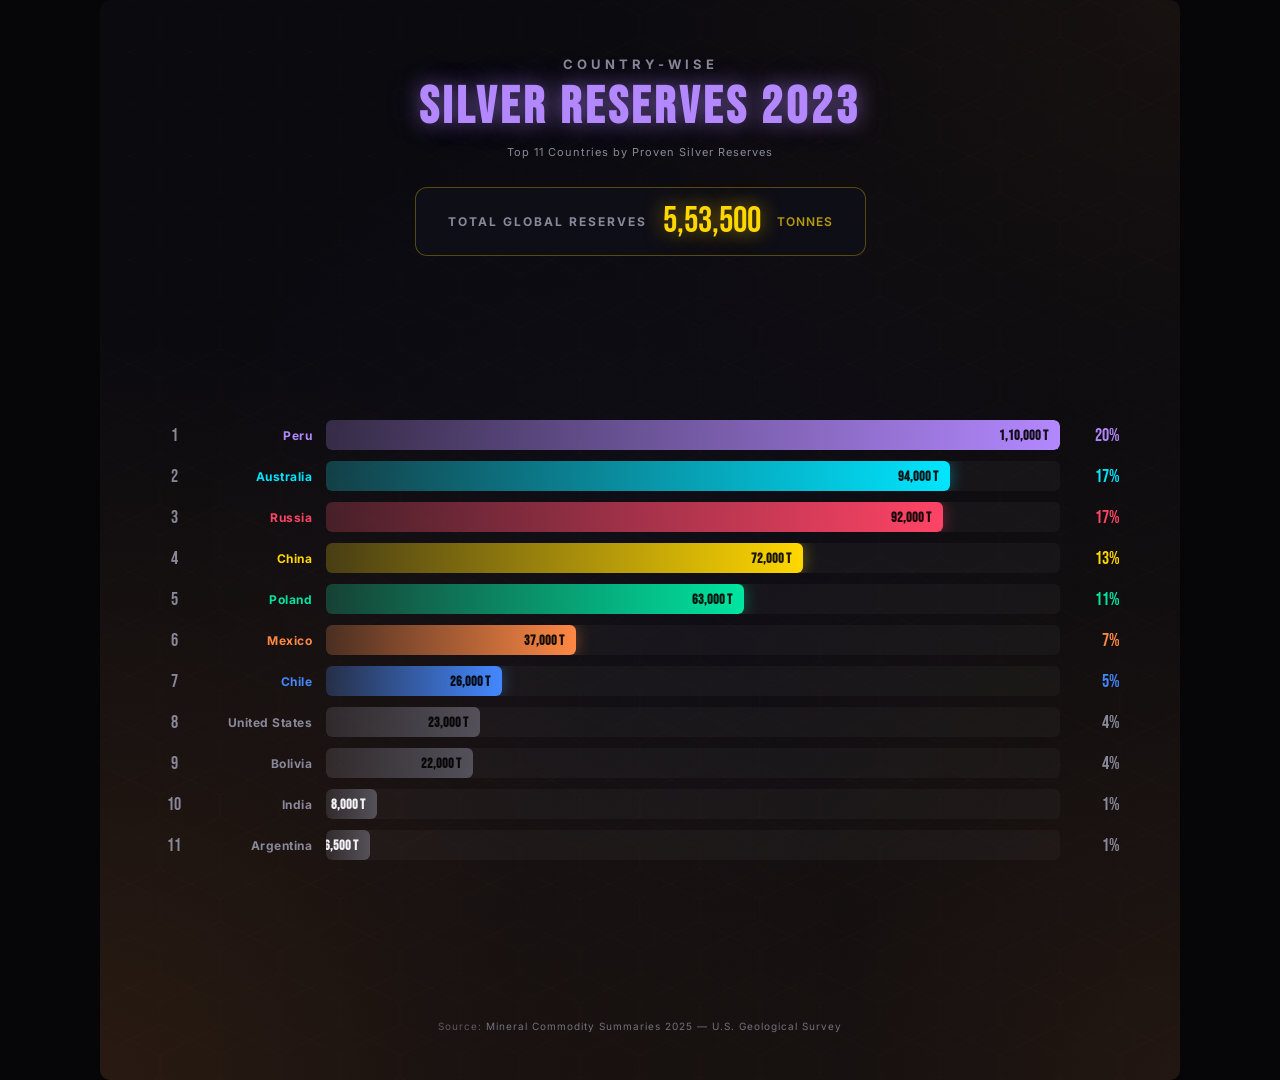
<file: static/silver-reserves.html>
<!DOCTYPE html>
<html lang="en">
<head>
<meta charset="UTF-8">
<title>Silver Reserves — Country-wise</title>
<link href="https://fonts.googleapis.com/css2?family=Inter:wght@400;500;600;700;800;900&family=Bebas+Neue&display=swap" rel="stylesheet">
<style>
*,*::before,*::after{box-sizing:border-box;margin:0;padding:0}
:root{
--bg:#0a0a0f;--bg-card:rgba(15,15,25,0.88);
--cyan:#00e5ff;--gold:#ffd700;--purple:#b388ff;--mint:#00e5a0;--red:#ff4466;--blue:#4488ff;--orange:#ff8844;
--white:#f0f0f5;--muted:#888899;
}
body{background:#060609;display:flex;align-items:center;justify-content:center;min-height:100vh;font-family:'Inter',sans-serif;color:var(--white)}

.frame{
    width:1080px;height:1080px;
    background:var(--bg);
    position:relative;overflow:hidden;
    border-radius:10px;
}
/* Warm corner glow */
.frame::before{
    content:'';position:absolute;inset:0;
    background:
        radial-gradient(ellipse at 0% 100%,rgba(180,100,30,.18) 0%,transparent 50%),
        radial-gradient(ellipse at 100% 0%,rgba(180,100,30,.08) 0%,transparent 40%),
        radial-gradient(ellipse at 100% 100%,rgba(180,100,30,.14) 0%,transparent 45%),
        radial-gradient(ellipse at 50% 50%,rgba(179,136,255,.03) 0%,transparent 60%);
    pointer-events:none;z-index:0;
}
/* Hex grid */
.frame::after{
    content:'';position:absolute;inset:0;
    background-image:url("data:image/svg+xml,%3Csvg xmlns='http://www.w3.org/2000/svg' width='60' height='52'%3E%3Cpath d='M30 0l30 15v22l-30 15L0 37V15z' fill='none' stroke='rgba(180,100,30,0.05)' stroke-width='1'/%3E%3C/svg%3E");
    background-size:60px 52px;opacity:.5;pointer-events:none;z-index:0;
}

.content{position:relative;z-index:1;width:100%;height:100%;padding:56px 60px 48px;display:flex;flex-direction:column}

/* === HEADER === */
.header{text-align:center;margin-bottom:12px}
.header .super{font-size:13px;font-weight:700;text-transform:uppercase;letter-spacing:4px;color:var(--muted)}
.header h1{font-family:'Bebas Neue',sans-serif;font-size:52px;letter-spacing:4px;color:var(--purple);text-shadow:0 0 20px rgba(179,136,255,.5),0 0 40px rgba(179,136,255,.2);margin-top:4px}
.header .sub{font-size:11px;color:var(--muted);margin-top:6px;letter-spacing:1px}

/* === TOTAL BADGE === */
.total-badge{
    display:flex;align-items:center;justify-content:center;gap:16px;
    margin:16px auto 20px;
    background:var(--bg-card);border:1.5px solid rgba(255,215,0,.3);border-radius:12px;
    padding:12px 32px;
}
.total-badge .tb-label{font-size:12px;font-weight:700;text-transform:uppercase;letter-spacing:2px;color:var(--muted)}
.total-badge .tb-value{font-family:'Bebas Neue',sans-serif;font-size:36px;color:var(--gold);text-shadow:0 0 20px rgba(255,215,0,.5),0 0 40px rgba(255,215,0,.2)}
.total-badge .tb-unit{font-size:12px;font-weight:600;color:var(--gold);opacity:.7;text-transform:uppercase;letter-spacing:1px}

/* === BAR ROWS === */
.bars{flex:1;display:flex;flex-direction:column;justify-content:center;gap:11px}
.bar-row{display:flex;align-items:center;gap:14px}
.bar-rank{
    width:28px;font-family:'Bebas Neue',sans-serif;font-size:18px;
    color:var(--muted);text-align:center;flex-shrink:0;
}
.bar-country{
    width:110px;font-size:12px;font-weight:700;text-align:right;
    flex-shrink:0;letter-spacing:.5px;
}
.bar-track{
    flex:1;height:30px;background:rgba(255,255,255,.03);
    border-radius:6px;overflow:hidden;position:relative;
}
.bar-fill{
    height:100%;border-radius:6px;
    display:flex;align-items:center;
    padding:0 12px;justify-content:flex-end;
    min-width:40px;
    transition:width .6s ease;
}
.bar-fill-val{
    font-family:'Bebas Neue',sans-serif;font-size:14px;
    color:rgba(0,0,0,.9);font-weight:700;white-space:nowrap;
}
.bar-pct{
    width:46px;font-family:'Bebas Neue',sans-serif;font-size:18px;
    text-align:right;flex-shrink:0;
}

/* Bar colors */
.b1 .bar-fill{background:linear-gradient(90deg,rgba(179,136,255,.2),#b388ff);box-shadow:0 0 16px rgba(179,136,255,.4)}
.b1 .bar-pct,.b1 .bar-country{color:#b388ff}
.b2 .bar-fill{background:linear-gradient(90deg,rgba(0,229,255,.2),#00e5ff);box-shadow:0 0 16px rgba(0,229,255,.4)}
.b2 .bar-pct,.b2 .bar-country{color:#00e5ff}
.b3 .bar-fill{background:linear-gradient(90deg,rgba(255,68,102,.2),#ff4466);box-shadow:0 0 16px rgba(255,68,102,.4)}
.b3 .bar-pct,.b3 .bar-country{color:#ff4466}
.b4 .bar-fill{background:linear-gradient(90deg,rgba(255,215,0,.2),#ffd700);box-shadow:0 0 16px rgba(255,215,0,.4)}
.b4 .bar-pct,.b4 .bar-country{color:#ffd700}
.b5 .bar-fill{background:linear-gradient(90deg,rgba(0,229,160,.2),#00e5a0);box-shadow:0 0 16px rgba(0,229,160,.4)}
.b5 .bar-pct,.b5 .bar-country{color:#00e5a0}
.b6 .bar-fill{background:linear-gradient(90deg,rgba(255,136,68,.2),#ff8844);box-shadow:0 0 16px rgba(255,136,68,.4)}
.b6 .bar-pct,.b6 .bar-country{color:#ff8844}
.b7 .bar-fill{background:linear-gradient(90deg,rgba(68,136,255,.2),#4488ff);box-shadow:0 0 16px rgba(68,136,255,.4)}
.b7 .bar-pct,.b7 .bar-country{color:#4488ff}
/* Dim rows for smaller values */
.b-dim .bar-fill{background:linear-gradient(90deg,rgba(136,136,153,.15),rgba(136,136,153,.5));box-shadow:none}
.b-dim .bar-pct,.b-dim .bar-country{color:var(--muted)}

/* === SOURCE === */
.source{
    text-align:center;margin-top:16px;
    font-size:10px;color:rgba(136,136,153,.6);letter-spacing:1px;
}
.source span{color:rgba(136,136,153,.8)}
</style>
</head>
<body>

<div class="frame">
<div class="content">

    <!-- HEADER -->
    <div class="header">
        <div class="super">Country-Wise</div>
        <h1>Silver Reserves 2023</h1>
        <div class="sub">Top 11 Countries by Proven Silver Reserves</div>
    </div>

    <!-- TOTAL -->
    <div class="total-badge">
        <span class="tb-label">Total Global Reserves</span>
        <span class="tb-value">5,53,500</span>
        <span class="tb-unit">Tonnes</span>
    </div>

    <!-- BARS -->
    <div class="bars">
        <!-- Peru 20% -->
        <div class="bar-row b1">
            <div class="bar-rank">1</div>
            <div class="bar-country">Peru</div>
            <div class="bar-track"><div class="bar-fill" style="width:100%"><span class="bar-fill-val">1,10,000 T</span></div></div>
            <div class="bar-pct">20%</div>
        </div>
        <!-- Australia 17% -->
        <div class="bar-row b2">
            <div class="bar-rank">2</div>
            <div class="bar-country">Australia</div>
            <div class="bar-track"><div class="bar-fill" style="width:85%"><span class="bar-fill-val">94,000 T</span></div></div>
            <div class="bar-pct">17%</div>
        </div>
        <!-- Russia 17% -->
        <div class="bar-row b3">
            <div class="bar-rank">3</div>
            <div class="bar-country">Russia</div>
            <div class="bar-track"><div class="bar-fill" style="width:84%"><span class="bar-fill-val">92,000 T</span></div></div>
            <div class="bar-pct">17%</div>
        </div>
        <!-- China 13% -->
        <div class="bar-row b4">
            <div class="bar-rank">4</div>
            <div class="bar-country">China</div>
            <div class="bar-track"><div class="bar-fill" style="width:65%"><span class="bar-fill-val">72,000 T</span></div></div>
            <div class="bar-pct">13%</div>
        </div>
        <!-- Poland 11% -->
        <div class="bar-row b5">
            <div class="bar-rank">5</div>
            <div class="bar-country">Poland</div>
            <div class="bar-track"><div class="bar-fill" style="width:57%"><span class="bar-fill-val">63,000 T</span></div></div>
            <div class="bar-pct">11%</div>
        </div>
        <!-- Mexico 7% -->
        <div class="bar-row b6">
            <div class="bar-rank">6</div>
            <div class="bar-country">Mexico</div>
            <div class="bar-track"><div class="bar-fill" style="width:34%"><span class="bar-fill-val">37,000 T</span></div></div>
            <div class="bar-pct">7%</div>
        </div>
        <!-- Chile 5% -->
        <div class="bar-row b7">
            <div class="bar-rank">7</div>
            <div class="bar-country">Chile</div>
            <div class="bar-track"><div class="bar-fill" style="width:24%"><span class="bar-fill-val">26,000 T</span></div></div>
            <div class="bar-pct">5%</div>
        </div>
        <!-- United States 4% -->
        <div class="bar-row b-dim">
            <div class="bar-rank">8</div>
            <div class="bar-country">United States</div>
            <div class="bar-track"><div class="bar-fill" style="width:21%"><span class="bar-fill-val">23,000 T</span></div></div>
            <div class="bar-pct">4%</div>
        </div>
        <!-- Bolivia 4% -->
        <div class="bar-row b-dim">
            <div class="bar-rank">9</div>
            <div class="bar-country">Bolivia</div>
            <div class="bar-track"><div class="bar-fill" style="width:20%"><span class="bar-fill-val">22,000 T</span></div></div>
            <div class="bar-pct">4%</div>
        </div>
        <!-- India 1% -->
        <div class="bar-row b-dim">
            <div class="bar-rank">10</div>
            <div class="bar-country">India</div>
            <div class="bar-track"><div class="bar-fill" style="width:7%"><span class="bar-fill-val" style="color:var(--white)">8,000 T</span></div></div>
            <div class="bar-pct">1%</div>
        </div>
        <!-- Argentina 1% -->
        <div class="bar-row b-dim">
            <div class="bar-rank">11</div>
            <div class="bar-country">Argentina</div>
            <div class="bar-track"><div class="bar-fill" style="width:6%"><span class="bar-fill-val" style="color:var(--white)">6,500 T</span></div></div>
            <div class="bar-pct">1%</div>
        </div>
    </div>

    <!-- SOURCE -->
    <div class="source">Source: <span>Mineral Commodity Summaries 2025 — U.S. Geological Survey</span></div>

</div>
</div>

</body>
</html>
</file>
